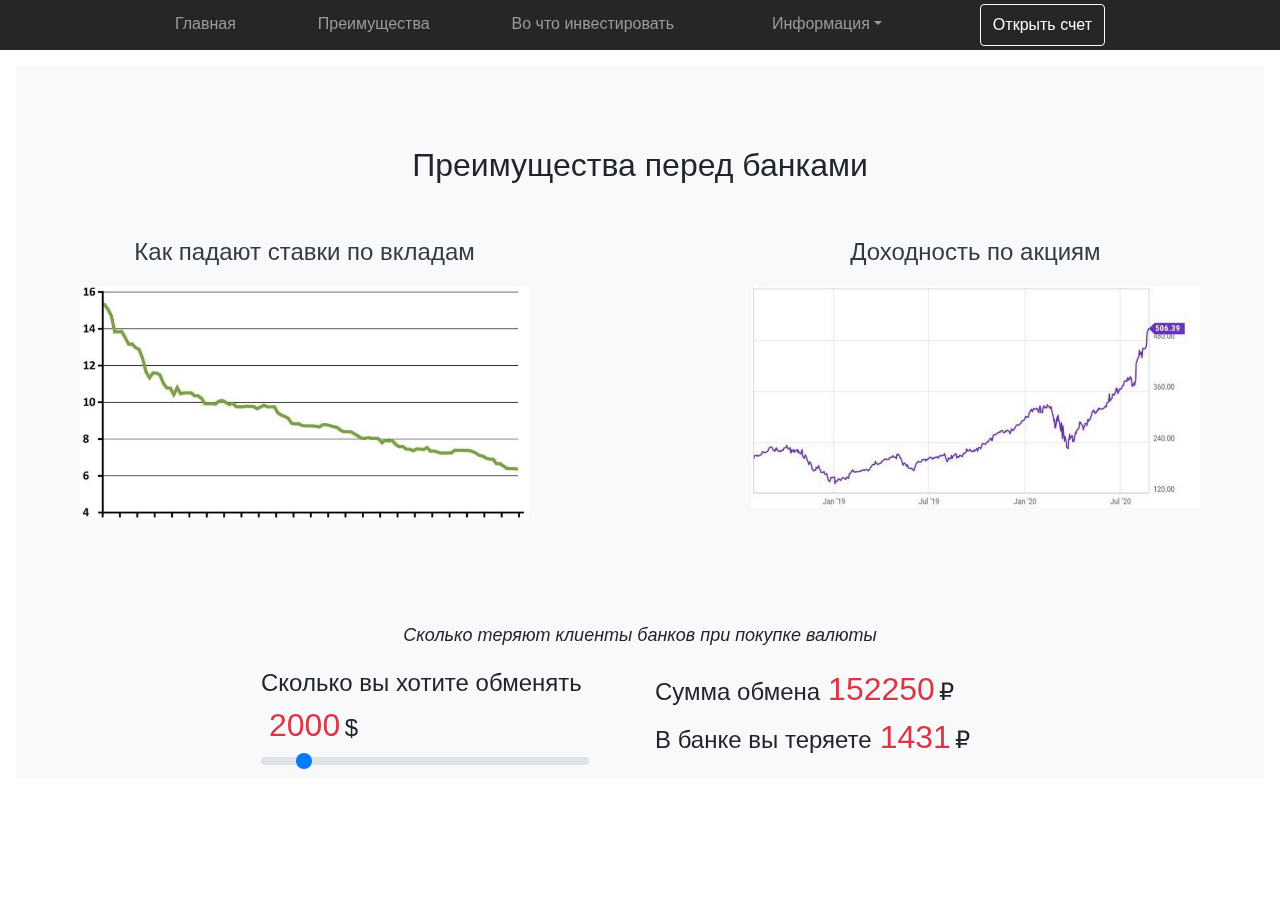
<file: html/pros.html>
<!doctype html>
<html lang="en">
  <head>
    <meta charset="utf-8">
    <meta name="viewport" content="width=device-width, initial-scale=1, shrink-to-fit=no">
    <meta name="description" content="">
    <meta name="author" content="Mark Otto, Jacob Thornton, and Bootstrap contributors">
    <meta name="generator" content="Jekyll v4.1.1">
    <title>Преимущества</title>

    <link rel="icon" href="../img/icon.png" type="image/png">
    <link rel="canonical" href="https://getbootstrap.com/docs/4.5/examples/product/">

    <!-- Bootstrap core CSS -->
<link href="../assets/dist/css/bootstrap.min.css" rel="stylesheet">

    <!-- Custom styles for this template -->
    <link href="product.css" rel="stylesheet">
    <script type="text/javascript" src="https://code.jquery.com/jquery-3.5.1.min.js"></script>
      <script type="text/javascript">
      $(document).ready(function() {

    const $valueSpan = $('.valueSpan2');
    const $value = $('#customRange11');
    $valueSpan.html($value.val());
    $value.on('input change', () => {

      $valueSpan.html($value.val());
    });
  });
    </script>
    <script type="text/javascript">
      $(document).ready(function() {

    const $valueSpan = $('.valueSpan2');
    const $value = $('#customRange11');
    const $flex1 = $('.flex1');
    const $flex2 = $('.flex2');
    $valueSpan.html($value.val());
    $flex1.html(Math.round($value.val() * 76.125));
    $flex2.html(Math.round($value.val() * 76.125 * 0.0094));
    $value.on('input change', () => {

      $valueSpan.html($value.val());
      $flex1.html(Math.round($value.val() * 76.125));
      $flex2.html(Math.round($value.val() * 76.125 * 0.0094));
    });

    $('#sel_but').on('click', function(event) {
        $("#result").removeClass('invisible');
      });
  });


    </script>

  </head>
  <body>

  <nav class="site-header sticky-top py-1">
    <div class="container d-flex flex-column flex-md-row justify-content-between">
      <a class="py-2 d-none d-md-inline-block" href="index.html">Главная</a>
      <a class="py-2 d-none d-md-inline-block" href="pros.html">Преимущества</a>
      <a class="py-2 d-none d-md-inline-block" href="select.html">Во что инвестировать</a>
<!--      <li class="nav-item dropdown">-->
<!--        <a class="py-2 d-none d-md-inline-block nav-item" href="#">Информация</a>-->
        <a class="nav-link dropdown-toggle py-2 d-none d-md-inline-block" id="navbarDropdownMenuLink" data-toggle="dropdown" aria-haspopup="true" aria-expanded="false">Информация</a>
        <div class="dropdown-menu" aria-labelledby="navbarDropdownMenuLink">
          <a class="dropdown-item " href="info_cr.html">Фондовый рынок</a>
          <a class="dropdown-item" href="info_ac.html">Акции и облигации</a>
          <a class="dropdown-item" href="info_st.html">Структурные продукты</a>
        </div>
<!--      </li>-->
      <a class="py-2 d-none d-md-inline-block btn border-light text-light" href="#">Открыть счет</a>
    </div>
  </nav>

<div class="d-md-flex flex-md-equal w-100 my-md-3 pl-md-3">
  <div class="bg-light mr-md-3 pt-3 px-3 pt-md-5 px-md-5 text-center overflow-hidden">
    <div class="my-3 p-3">
      <h2 class="display-5">Преимущества перед банками</h2>
        <div class="row" style="height: 340px; color: whitesmoke; margin-top: 50px;">
          <div class="col-5 text-center bg-light">
            <p class="text-dark" style="font-size: 1.5em;">Как падают ставки по вкладам</p>
            <img src="../img/graph_down.jpg" class="img-fluid" alt="Responsive image">
          </div>
          <div class="col-2"></div>
          <div class="col-5 text-center bg-light">
            <p class="text-dark" style="font-size: 1.5em;">Доходность по акциям</p>
            <img src="../img/graph_up.jpg" class="img-fluid" alt="Responsive image">
          </div>
        </div>
    </div>
    <div class="align-cont-start">
        <div class="row">
          <div class="col-2"></div>
          <div class="col-8 text-left">
            <p></p>
            <p style="font-size: large; font-style: italic;" class="text-center">Сколько теряют клиенты банков при покупке валюты</p>
            <div class="row">
              <div class="col-6">
                <a style="font-size: 1.5em">Cколько вы хотите обменять</a></br>
                <span class="text-danger ml-2 valueSpan2" style="font-size: 2.0em"></span> <a style="font-size: 1.5em">$</a>
                <div class="d-flex justify-content-left">
                  <div style="width: 90%;">
                      <input type="range" class="custom-range" id="customRange11" min="1000" max="10000" step="100" value="2000">
                  </div>
                </div>
              </div>
              <div class="col-6">
                <a style="font-size: 1.5em">Сумма обмена</a><span class="text-danger ml-2 flex1" style="font-size: 2.0em"></span> <a style="font-size: 1.5em">₽</a></br>
                <a style="font-size: 1.5em">В банке вы теряете</a><span class="text-danger ml-2 flex2" style="font-size: 2.0em"></span> <a style="font-size: 1.5em">₽</a>
              </div>
            </div>
          </div>
          <div class="col-2"></div>
        </div>
      </div>
  </div>
</div>

<script src="https://code.jquery.com/jquery-3.5.1.slim.min.js" integrity="sha384-DfXdz2htPH0lsSSs5nCTpuj/zy4C+OGpamoFVy38MVBnE+IbbVYUew+OrCXaRkfj" crossorigin="anonymous"></script>
      <script>window.jQuery || document.write('<script src="../assets/js/vendor/jquery.slim.min.js"><\/script>')</script><script src="../assets/dist/js/bootstrap.bundle.min.js"></script>
  </body>
</html>
</file>
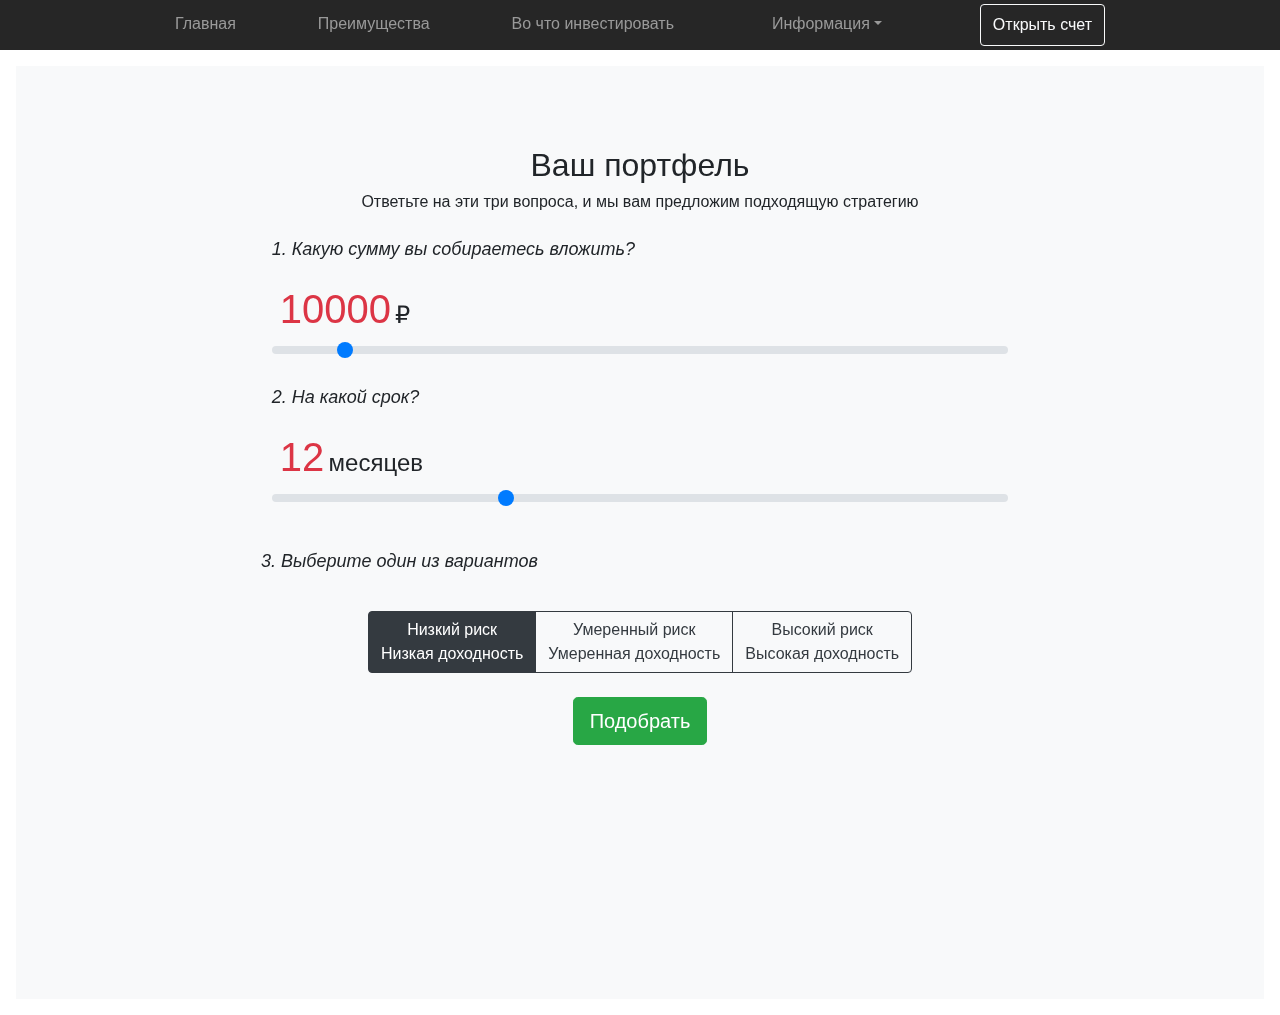
<file: html/select.html>
<!doctype html>
<html lang="en">
  <head>
    <meta charset="utf-8">
    <meta name="viewport" content="width=device-width, initial-scale=1, shrink-to-fit=no">
    <meta name="description" content="">
    <meta name="author" content="Mark Otto, Jacob Thornton, and Bootstrap contributors">
    <meta name="generator" content="Jekyll v4.1.1">
    <title>Подбор инструментов</title>

    <link rel="icon" href="../img/icon.png" type="image/png">
    <link rel="canonical" href="https://getbootstrap.com/docs/4.5/examples/product/">

    <!-- Bootstrap core CSS -->
<link href="../assets/dist/css/bootstrap.min.css" rel="stylesheet">

    <!-- Custom styles for this template -->
    <link href="product.css" rel="stylesheet">
    <script type="text/javascript" src="https://code.jquery.com/jquery-3.5.1.min.js"></script>
      <script type="text/javascript">
      $(document).ready(function() {

    const $valueSpan = $('.valueSpan2');
    const $value = $('#customRange11');
    $valueSpan.html($value.val());
    $value.on('input change', () => {

      $valueSpan.html($value.val());
    });
  });
    </script>
    <script src="https://cdn.anychart.com/js/8.0.1/anychart-core.min.js"></script>
      <script src="https://cdn.anychart.com/js/8.0.1/anychart-pie.min.js"></script>
    <script type="text/javascript">
      // sleep time expects milliseconds
      function sleep (time) {
        return new Promise((resolve) => setTimeout(resolve, time));
      }
      $(document).ready(function() {

        const $valueSpan = $('.valueSpan3');
        const $value = $('#customRange12');
        $valueSpan.html($value.val());
        $value.on('input change', () => {

          $valueSpan.html($value.val());
        });

        $('#sel_but').on('click', function(event) {
          sleep(1000).then(() => {
            $("#result").removeClass('invisible');
          });
        });

        var data = [
            {x: "Самарская обл.", value: 31},
            {x: "ТрансКонтейнер", value: 18},
            {x: "ПИК", value: 12},
            {x: "ОФЗ 26215", value: 11},
            {x: "Северсталь", value: 6},
            {x: "Новатек", value: 7},
        ];

        var chart = anychart.pie();

        chart.title("Ваш инвестиционный портфель");

        chart.data(data);

        chart.container('result');
        chart.draw();
  });
    </script>

  </head>
  <body>

  <nav class="site-header sticky-top py-1">
    <div class="container d-flex flex-column flex-md-row justify-content-between">
      <a class="py-2 d-none d-md-inline-block" href="index.html">Главная</a>
      <a class="py-2 d-none d-md-inline-block" href="pros.html">Преимущества</a>
      <a class="py-2 d-none d-md-inline-block" href="select.html">Во что инвестировать</a>
<!--      <li class="nav-item dropdown">-->
<!--        <a class="py-2 d-none d-md-inline-block nav-item" href="#">Информация</a>-->
        <a class="nav-link dropdown-toggle py-2 d-none d-md-inline-block" id="navbarDropdownMenuLink" data-toggle="dropdown" aria-haspopup="true" aria-expanded="false">Информация</a>
        <div class="dropdown-menu" aria-labelledby="navbarDropdownMenuLink">
          <a class="dropdown-item " href="info_cr.html">Фондовый рынок</a>
          <a class="dropdown-item" href="info_ac.html">Акции и облигации</a>
          <a class="dropdown-item" href="info_st.html">Структурные продукты</a>
        </div>
<!--      </li>-->
      <a class="py-2 d-none d-md-inline-block btn border-light text-light" href="#">Открыть счет</a>
    </div>
  </nav>

<div class="d-md-flex flex-md-equal w-100 my-md-3 pl-md-3">
  <div class="bg-light mr-md-3 pt-3 px-3 pt-md-5 px-md-5 text-center overflow-hidden">
    <div class="my-3 p-3">
      <h2 class="display-5">Ваш портфель</h2>
      <h6>Ответьте на эти три вопроса, и мы вам предложим подходящую стратегию </h6>
<!--        <label for="customRange2">Сумма инвестиций</label>-->
      <!--        <input type="range" class="custom-range" min="1000" max="1000000" id="customRange2">-->

      <div class="align-cont-start">
        <div class="row">
          <div class="col-2"></div>
          <div class="col-8 text-left">
            <p></p>
            <p style="font-size: large; font-style: italic">1. Какую сумму вы собираетесь вложить?</p>
            <span class="text-danger ml-2 valueSpan2" style="font-size: 2.5em"></span> <a style="font-size: 1.5em">₽</a>
            <div class="d-flex justify-content-center">
              <div style="width: 100%">
                  <input type="range" class="custom-range" id="customRange11" min="1000" max="100000" step="1000" value="10000">
              </div>
            </div>
          </div>
          <div class="col-2"></div>
        </div>
      </div>

      <div class="align-cont-start">
        <div class="row">
          <div class="col-2"></div>
          <div class="col-8 text-left">
            <p></p>
            <p style="font-size: large; font-style: italic">2. На какой срок?</p>
            <span class="text-danger ml-2 valueSpan3" style="font-size: 2.5em"></span> <a style="font-size: 1.5em">месяцев</a>
            <div class="d-flex justify-content-center">
              <div style="width: 100%">
                  <input type="range" class="custom-range" id="customRange12" min="1" max="36" step="1" value="12">
              </div>
            </div>
          </div>
          <div class="col-2"></div>
        </div>
      </div>

    </div>
    <div class="align-cont-start">
        <div class="row">
          <div class="col-2"></div>
          <div class="col-8 text-left">
            <p style="font-size: large; font-style: italic">3. Выберите один из вариантов</p>
          </div>
        </div>
      <div class="btn-group btn-group-toggle" data-toggle="buttons" style="margin-top: 20px">
              <label class="btn btn-outline-dark active">
                <input type="radio" name="options" id="option1" autocomplete="off" checked>Низкий риск <br>Низкая доходность
              </label>
              <label class="btn btn-outline-dark">
                <input type="radio" name="options" id="option2" autocomplete="off">Умеренный риск <br>Умеренная доходность
              </label>
              <label class="btn btn-outline-dark">
                <input type="radio" name="options" id="option3" autocomplete="off">Высокий риск <br>Высокая доходность
              </label>
            </div>

    <div class="my-4">
      <button type="button" class="btn btn-success btn-lg" id="sel_but">Подобрать</button>
    </div>
    <div id="result" class="invisible" style="width: 100%; height: 230px;" >
    </div>
    </div>
    </div>

  </div>
</div>

<script src="https://code.jquery.com/jquery-3.5.1.slim.min.js" integrity="sha384-DfXdz2htPH0lsSSs5nCTpuj/zy4C+OGpamoFVy38MVBnE+IbbVYUew+OrCXaRkfj" crossorigin="anonymous"></script>
      <script>window.jQuery || document.write('<script src="../assets/js/vendor/jquery.slim.min.js"><\/script>')</script><script src="../assets/dist/js/bootstrap.bundle.min.js"></script>
  </body>
</html>
</file>
<file: html/product.css>
.container {
  max-width: 960px;
}

/*
 * Custom translucent site header
 */

.site-header {
  background-color: rgba(0, 0, 0, .85);
  -webkit-backdrop-filter: saturate(180%) blur(20px);
  backdrop-filter: saturate(180%) blur(20px);
}
.site-header a {
  color: #999;
  transition: ease-in-out color .15s;
}
.site-header a:hover {
  color: #fff;
  text-decoration: none;
}

/*
 * Dummy devices (replace them with your own or something else entirely!)
 */

.product-device {
  position: absolute;
  right: 10%;
  bottom: -30%;
  width: 300px;
  height: 540px;
  background-color: #333;
  border-radius: 21px;
  -webkit-transform: rotate(30deg);
  transform: rotate(30deg);
}

.product-device::before {
  position: absolute;
  top: 10%;
  right: 10px;
  bottom: 10%;
  left: 10px;
  content: "";
  background-color: rgba(255, 255, 255, .1);
  border-radius: 5px;
}

.product-device-2 {
  top: -25%;
  right: auto;
  bottom: 0;
  left: 5%;
  background-color: #e5e5e5;
}


/*
 * Extra utilities
 */

.flex-equal > * {
  -ms-flex: 1;
  flex: 1;
}
@media (min-width: 768px) {
  .flex-md-equal > * {
    -ms-flex: 1;
    flex: 1;
  }
}

.overflow-hidden { overflow: hidden; }

.bd-placeholder-img {
    font-size: 1.125rem;
    text-anchor: middle;
    -webkit-user-select: none;
    -moz-user-select: none;
    -ms-user-select: none;
    user-select: none;
  }

  @media (min-width: 768px) {
    .bd-placeholder-img-lg {
      font-size: 3.5rem;
    }
  }
  nav.navbar .dropdown:hover > .dropdown-menu {
   display: block;
  }

  .dropdown-menu a{
  color: #444 !important;
}
  .dropdown-item.active, .dropdown-item:active {
  background-color: #eee;
  }

  button:active, button:focus {
  outline: none;
}
button::-moz-focus-inner {
  border: 0;
}
</file>
